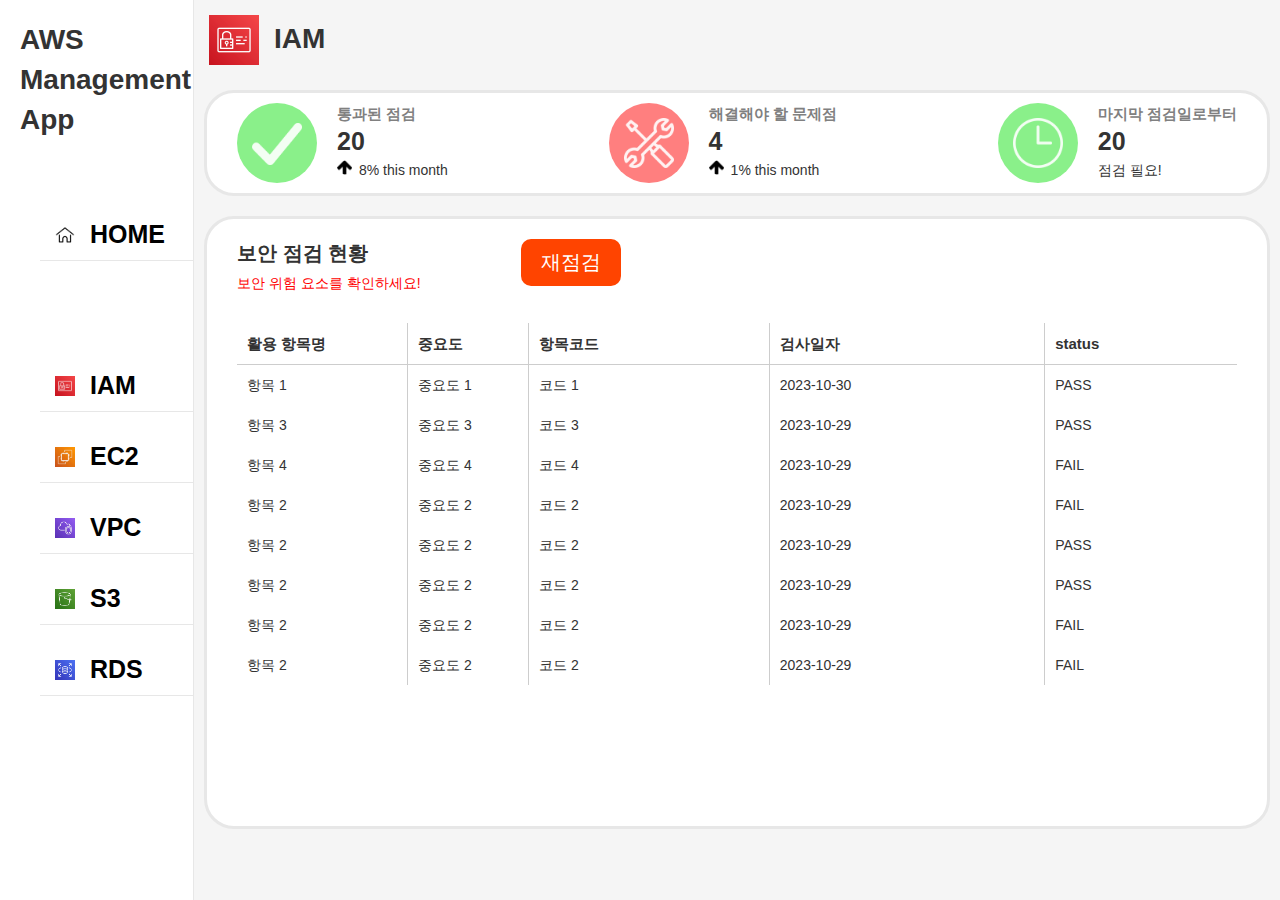
<file: static/html/index.html>
<!DOCTYPE html>
<html lang="en">

<head>
    <meta charset="UTF-8">
    <title>AWS Management App</title>
    <script src="../js/index.js"></script>
    <link rel="stylesheet" href="../css/index.css">
</head>

<body>
    <div id="home" class="home">
        <div class="side-bar">
            <div class="side-bar-title">
                <h1 style="margin: 20px;">AWS<br>Management<br>App</h1>
            </div>
            <div class="side-bar-menu">
                <ul>
                    <div class="menu" style="margin-bottom: 100px;" onclick="start_home()">
                        <img class="logo" src="../img/home_logo.png" alt="home logo">
                        HOME
                    </div>
                    <div class="menu" onclick="start_iam()">
                        <img class="logo" src="../img/iam_logo.png" alt="iam logo">
                        IAM
                    </div>
                    <div class="menu" onclick="start_ec2()">
                        <img class="logo" src="../img/ec2_logo.png" alt="ec2 logo">
                        EC2
                    </div>
                    <div class="menu" onclick="start_vpc()">
                        <img class="logo" src="../img/vpc_logo.png" alt="vpc logo">
                        VPC
                    </div>
                    <div class="menu" onclick="start_s3()">
                        <img class="logo" src="../img/s3_logo.png" alt="s3 logo">
                        S3
                    </div>
                    <div class="menu" onclick="start_rds()">
                        <img class="logo" src="../img/rds_logo.png" alt="rds logo">
                        RDS
                    </div>
                </ul>
            </div>
        </div>
        <div class="main-content">
            <div class="main-content-title" id="main-content-title">
                <div style="display: flex;">
                    <img class="big-logo" src="../img/iam_logo.png" alt="iam logo">
                    <h1>IAM</h1>
                </div>
            </div>
            <div class="main-content-body">
                <div class="short-panel">
                    <div class="short-checklist">
                        <div class="icon-circle">
                            <img class="short-logo" src="../img/check.png" alt="check" style="margin-top: 5px;">
                        </div>
                        <div>
                            <div style="font-size: 15px; font-weight: bold; color: grey;">
                                통과된 점검
                            </div>
                            <div style="font-size: 25px; font-weight: bold;">
                                20
                            </div>
                            <div style="display: flex;">
                                <img class="arrow-icon" src="../img/arrow_up.png" alt="arrow up">
                                <div>
                                    8% this month
                                </div>
                            </div>
                        </div>
                    </div>
                    <div class="short-checklist">
                        <div class="icon-circle" style="background-color: rgba(255, 0, 0, 0.5);">
                            <img class="short-logo" src="../img/toolkit_icon.png" alt="check">
                        </div>
                        <div>
                            <div style="font-size: 15px; font-weight: bold; color: grey;">
                                해결해야 할 문제점
                            </div>
                            <div style="font-size: 25px; font-weight: bold;">
                                4
                            </div>
                            <div style="display: flex;">
                                <img class="arrow-icon" src="../img/arrow_up.png" alt="arrow up">
                                <div>
                                    1% this month
                                </div>
                            </div>
                        </div>
                    </div>
                    <div class="short-checklist">
                        <div class="icon-circle">
                            <img class="short-logo" src="../img/clock_icon.png" alt="check">
                        </div>
                        <div>
                            <div style="font-size: 15px; font-weight: bold; color: grey;">
                                마지막 점검일로부터
                            </div>
                            <div style="font-size: 25px; font-weight: bold;">
                                20
                            </div>
                            <div style="display: flex;">
                                <!-- <img class="arrow-icon" src="../img/arrow_up.png" alt="arrow up"> -->
                                <div>
                                    점검 필요!
                                </div>
                            </div>
                        </div>
                    </div>
                </div>
                <div class="main-checklist">
                    <div style="display: flex;">
                        <div>
                            <div style="font-size: 20px; font-weight: bold; margin-bottom: 5px;">
                                보안 점검 현황
                            </div>
                            <div style="color: red;">
                                보안 위험 요소를 확인하세요!
                            </div>
                        </div>
                        <div>
                            <button id="check-btn" onclick="check()">재점검</button>
                        </div>
                    </div>
                    <table class="security-table" id="iam-table">
                        <!-- 5x9 테이블 항목명 중요도 항목코드 검사일자 status -->
                        <thead>
                            <tr>
                                <th>활용 항목명</th>
                                <th class="second-child">중요도</th>
                                <th>항목코드</th>
                                <th>검사일자</th>
                                <th>status</th>
                            </tr>
                        </thead>
                        <tbody>
                            <tr>
                                <td>항목 1</td>
                                <td class="second-child">중요도 1</td>
                                <td>코드 1</td>
                                <td>2023-10-30</td>
                                <td>PASS</td>
                            </tr>
                            <tr>
                                <td>항목 3</td>
                                <td class="second-child">중요도 3</td>
                                <td>코드 3</td>
                                <td>2023-10-29</td>
                                <td>PASS</td>
                            </tr>
                            <tr>
                                <td>항목 4</td>
                                <td class="second-child">중요도 4</td>
                                <td>코드 4</td>
                                <td>2023-10-29</td>
                                <td>FAIL</td>
                            </tr>
                            <tr>
                                <td>항목 2</td>
                                <td class="second-child">중요도 2</td>
                                <td>코드 2</td>
                                <td>2023-10-29</td>
                                <td>FAIL</td>
                            </tr>
                            <tr>
                                <td>항목 2</td>
                                <td class="second-child">중요도 2</td>
                                <td>코드 2</td>
                                <td>2023-10-29</td>
                                <td>PASS</td>
                            </tr>
                            <tr>
                                <td>항목 2</td>
                                <td class="second-child">중요도 2</td>
                                <td>코드 2</td>
                                <td>2023-10-29</td>
                                <td>PASS</td>
                            </tr>
                            <tr>
                                <td>항목 2</td>
                                <td class="second-child">중요도 2</td>
                                <td>코드 2</td>
                                <td>2023-10-29</td>
                                <td>FAIL</td>
                            </tr>
                            <tr>
                                <td>항목 2</td>
                                <td class="second-child">중요도 2</td>
                                <td>코드 2</td>
                                <td>2023-10-29</td>
                                <td>FAIL</td>
                            </tr>

                        </tbody>
                    </table>

                </div>
            </div>
        </div>
    </div>
</body>

</html>
</file>
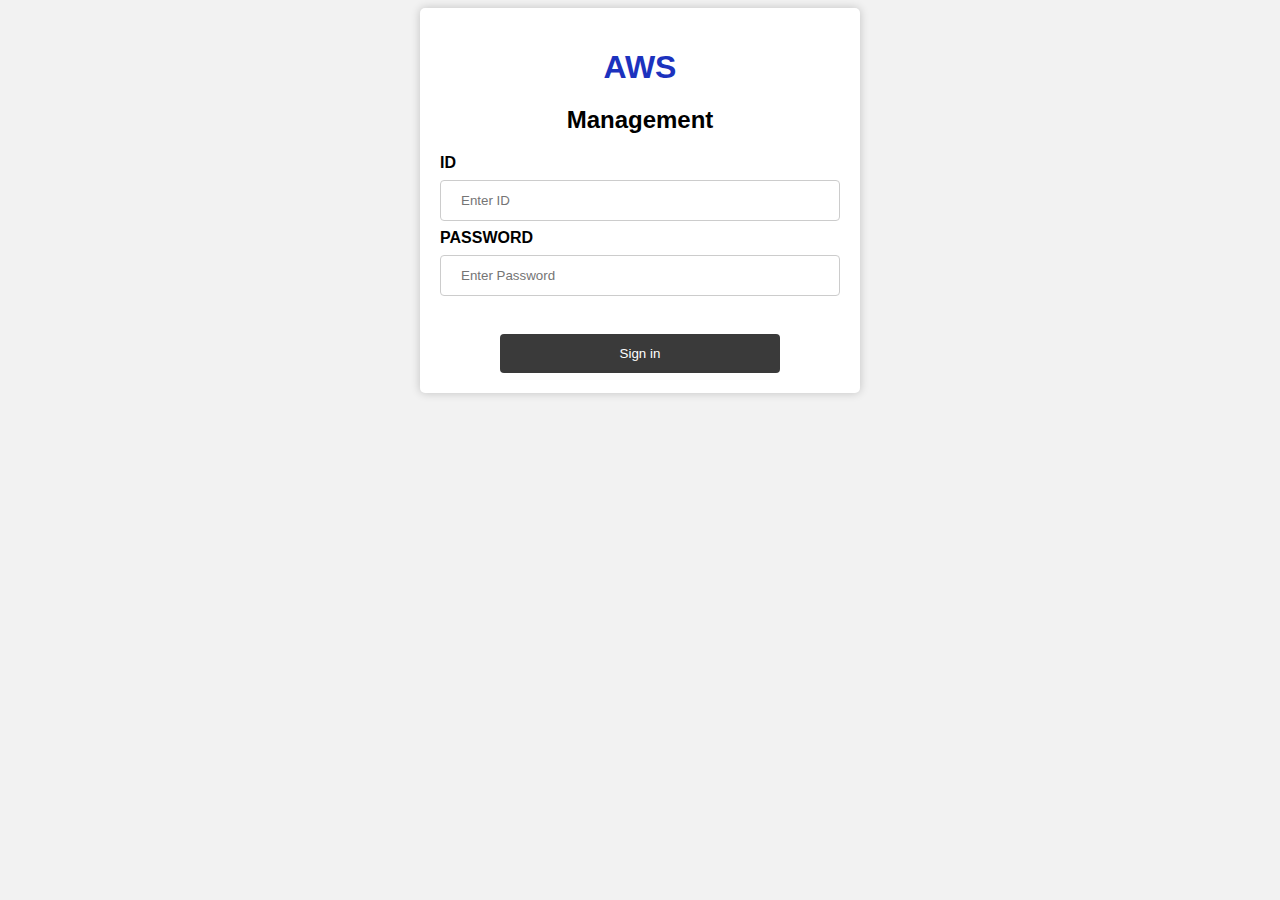
<file: static/html/login.html>
<!-- FILEPATH: /d:/Programming Projects/AWS projects/aws/static/html/login.html -->

<!DOCTYPE html>
<html>

<head>
    <title>AWS Management - Login</title>
    <style>
        /* Add your custom styles here */
        body {
            font-family: Arial, sans-serif;
            background-color: #f2f2f2;
        }

        .container {
            margin: 0 auto;
            max-width: 400px;
            padding: 20px;
            background-color: #fff;
            border-radius: 5px;
            box-shadow: 0 0 10px rgba(0, 0, 0, 0.2);
        }

        h1 {
            text-align: center;
            margin-bottom: 20px;
        }

        input[type="text"],
        input[type="password"] {
            width: 100%;
            padding: 12px 20px;
            margin: 8px 0;
            display: inline-block;
            border: 1px solid #ccc;
            border-radius: 4px;
            box-sizing: border-box;
        }

        button[type="submit"] {
            background-color: #3a3a3a;
            color: white;
            padding: 12px 20px;
            border: none;
            border-radius: 4px;
            cursor: pointer;

            width: 70%;
        }

        button[type="submit"]:hover {
            background-color: #4f4f4f;
        }
    </style>
</head>

<body>
    <div class="container">
        <!-- 가운데 정렬 -->
        <div style="text-align: center;">
            <h1 style="color: rgb(28, 50, 190);">AWS</h1>
            <h2>Management</h2>
        </div>
        <form action="#" method="post">
            <label for="id"><b>ID</b></label>
            <input type="text" placeholder="Enter ID" name="id" required>

            <label for="password"><b>PASSWORD</b></label>
            <input type="password" placeholder="Enter Password" name="password" required>
            <div style="text-align: center; margin-top: 30px;">
                <button type="submit">Sign in</button>
            </div>
        </form>
    </div>
</body>

</html>
</file>
<file: static/css/index.css>
body {
    background-color: #f5f5f5;
    font-family: 'Open Sans', sans-serif;
    font-size: 14px;
    color: #333;
    line-height: 1.42857143;
    margin: 0;
    padding: 0;
    font-weight: 400;
    overflow-x: hidden;
    -webkit-font-smoothing: antialiased;
    -moz-osx-font-smoothing: grayscale;
    height: 100%;
}

html{
    height: 100vh;
}

footer{
    height: 0;
    padding: 0;
    margin: 0;
}

/* 링크 밑줄 없애기 */
ul, li, a{
    text-decoration: none;
    color: black;
    font-weight: bold;
    list-style: none;
    font-size: 25px;
}

.home{
    display: flex;
    justify-content: left;
    /* align-items: center; */
    width: auto;
    height: 100%;
    padding: 0;
    margin: 0;
}

.side-bar{
    background-color: #fff;
    border-right: 1px solid #e7e7e7;
    /* position: fixed; */
    top: 0;
    left: 0;
    bottom: 0;
    width: 250px;
    height: 100%;
    z-index: 1000;
    overflow-x: hidden;
    overflow-y: auto;
    -webkit-transition: all .2s ease-in-out;
    -o-transition: all .2s ease-in-out;
    transition: all .2s ease-in-out;
    margin: 0;
}

.side-bar-title{
    margin-bottom: 70px;
}

.menu{
    display: flex;
    /* 상하정렬 */
    align-items: center;
    padding: 0;
    margin: 0;
    list-style: none;
    margin-top: 20px;
    border-bottom: 1px solid #e7e7e7;
}

.menu:hover{
    /* background-color: #f5f5f5; */
    /* 마우스 클릭 활성화 */
    cursor: pointer;
}

.main-content-body{
    padding: 0;
    margin: 0;
    width:max-content;
    height: 90%;
    padding: 0 10px;
}

.logo{
    width: 20px;
    padding: 15px 15px;
    font-size: 20px;

}

.big-logo{
    width: 50px;
    padding: 15px 15px;
    font-size: 20px;
}

.icon-circle{
    height: 50px;
    width: 50px;
    padding: 15px 15px;
    margin-right: 20px;
    /* 원형으로 감싸기 */
    border-radius: 50%;
    background-color: rgba(21, 225, 21, 0.5);
}

.short-logo{
    width: 50px;
    /* padding: 15px 15px; */
    margin-right: 20px;
    font-size: 20px;
    /* 원형으로 감싸기 */
    /* border-radius: 50%; */
    /* background-color: rgb(187, 242, 187); */
    filter:brightness(0) opacity(0.9) invert(100%);
}

.arrow-icon{
    height: 15px;
    width: 15px;
    padding: 0;
    padding-right: 7px;
    font-size: 20px;
    /* 원형으로 감싸기 */
    border-radius: 50%;
}

.short-panel{
    display: flex;
    justify-content: space-between;
    align-items: center;
    padding: 10px 30px;
    margin: 0;
    list-style: none;
    margin-top: 10px;
    border: 3px solid #e7e7e7;
    border-radius: 30px;
    /* width 화면에 꽉 차게 */
    width: 1000px;
    background-color: #fff;

}

.main-checklist{
    /* display: flex; */
    justify-content: space-between;
    align-items:start;
    padding: 20px 30px;
    margin: 0;
    list-style: none;
    margin-top: 20px;
    border: 3px solid #e7e7e7;
    border-radius: 30px;
    /* width 화면에 꽉 차게 */
    width: 1000px;
    height: 70%;
    background-color: #fff;
}

.short-checklist{
    display: flex;
}

#check-btn{
    margin: auto;
    margin-left: 100px;
    color: white;
    font-size: 20px;
    background-color: rgb(255, 68, 0);
    border: none;
    border-radius: 10px;
    padding: 10px 20px;
}

#check-btn:hover{
    background-color: rgb(255, 68, 0, 0.8);
    cursor: pointer;
}

.security-table{
    /* 5*9 테이블 */
    /* display: grid; */
    /* 선은 회색 테두리 색은 없음 */
    border: transparent;
    border-collapse: collapse;
    margin-top: 30px;
    width: 100%;
}

/* th{
    border: transparent;
    border-bottom: 1px solid #e7e7e7;
    border-collapse: collapse;
    padding: 10px;
    text-align: center;
    background-color: #f5f5f5;
}

td{
    border: 1px solid #e7e7e7;
    border-collapse: collapse;
    padding: 10px;
    text-align: center;
} */

/* 테이블 안쪽에만 선이 있고 바깥쪽은 없도록 변경 */
table td {
	border-left: 1px #cdcdcd solid;
	border-right: 1px #cdcdcd solid;
    text-align: left;
    padding: 10px;
}

table th{
	border-left: 1px #cdcdcd solid;
	border-right: 1px #cdcdcd solid;
    border-bottom: 1px #cdcdcd solid;
    text-align: left;
    padding: 10px;
    font-weight: bold;
    font-size: 15px;
}

.second-child{
    width: 100px;
}


table th:first-child,
table td:first-child {
	border-left: 0;
    width: 150px;
}
table th:last-child,
table td:last-child {
	border-right: 0;
}

/* 테이블 안쪽에만 선이 있고 바깥쪽은 없도록 변경 */
</file>
